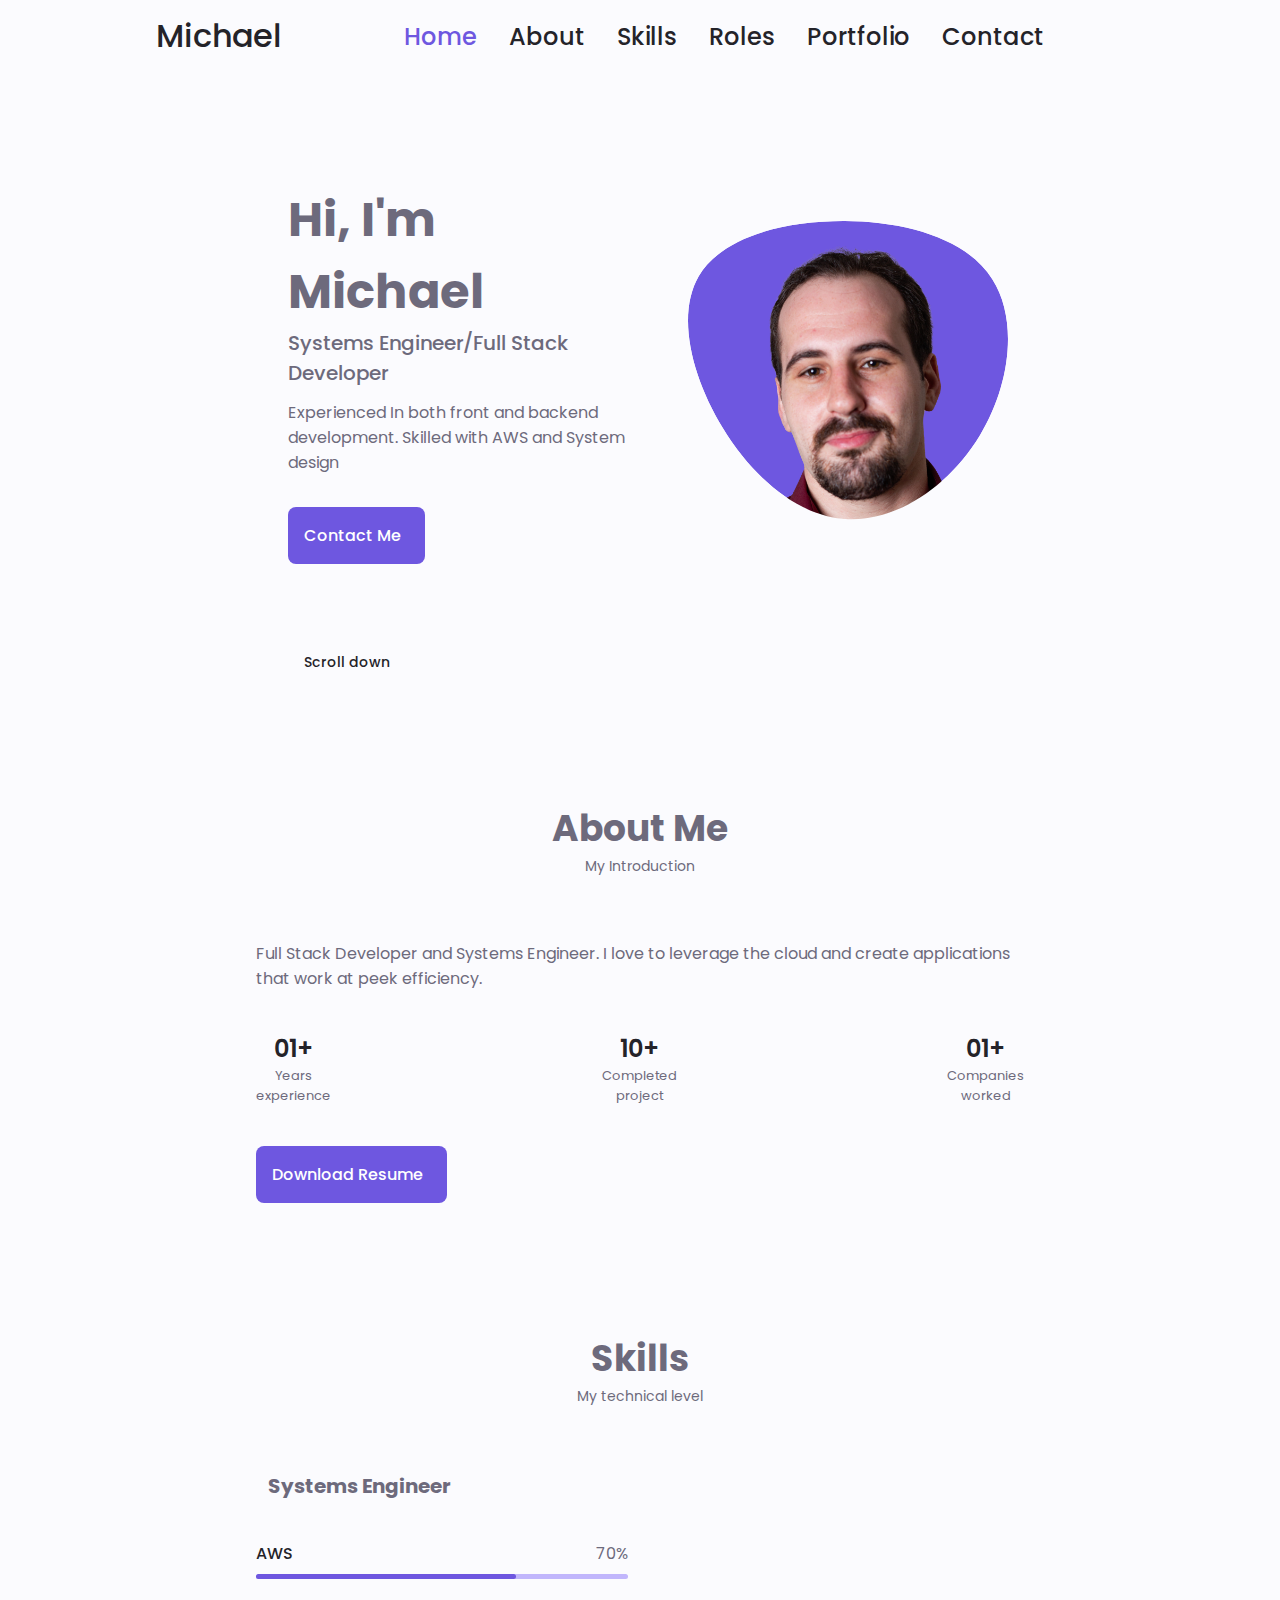
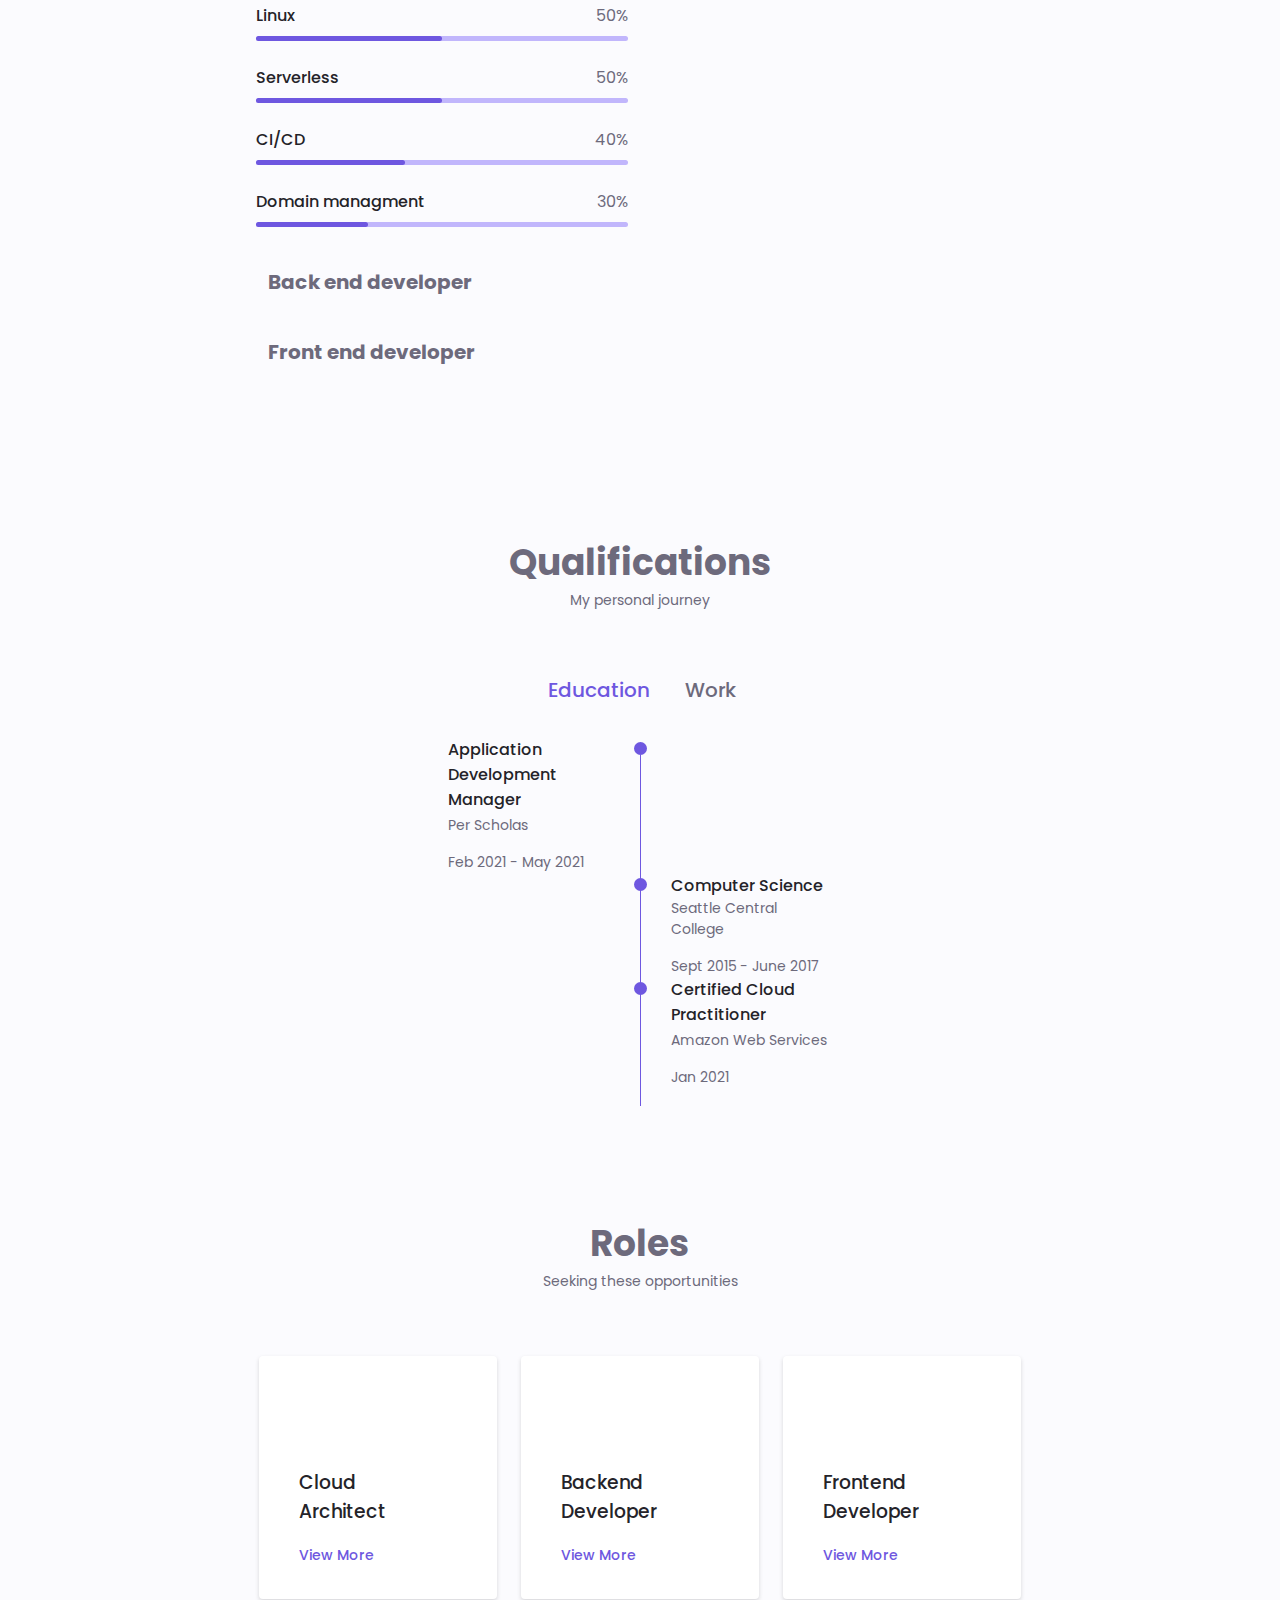
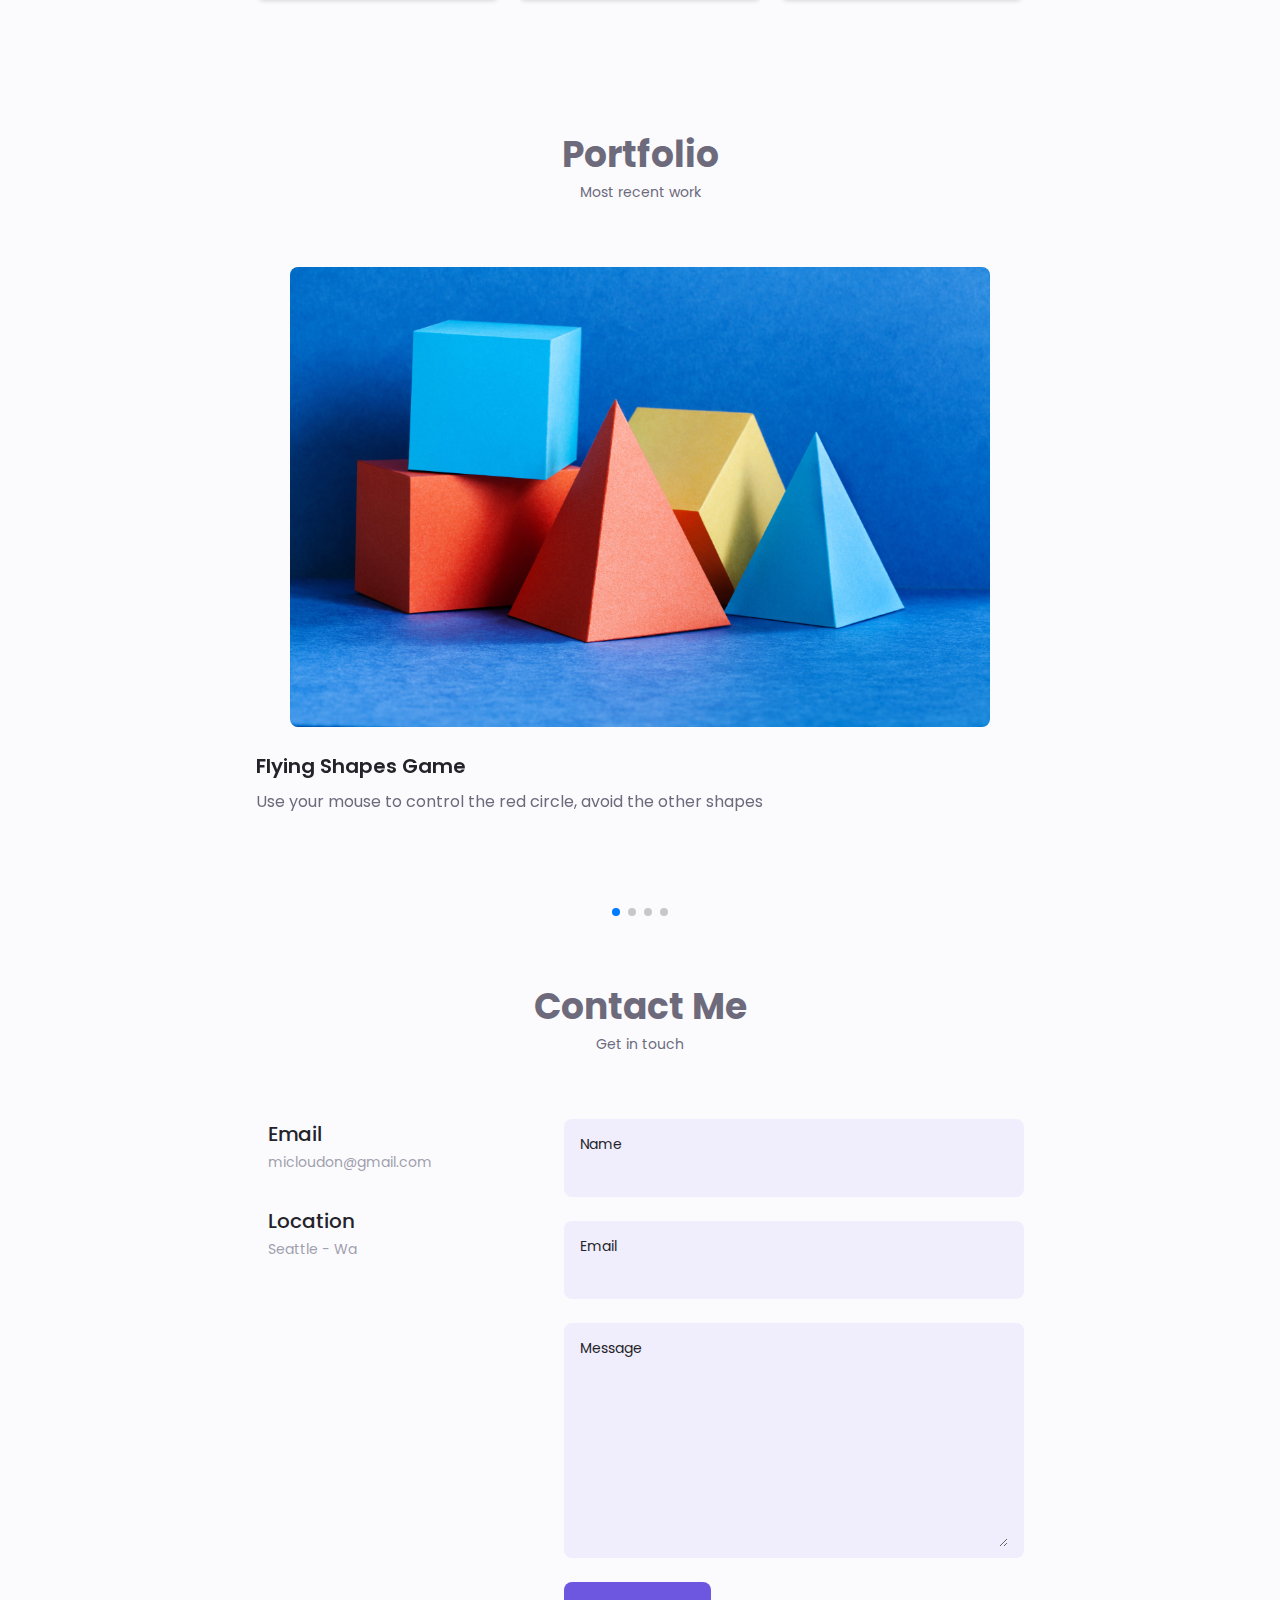
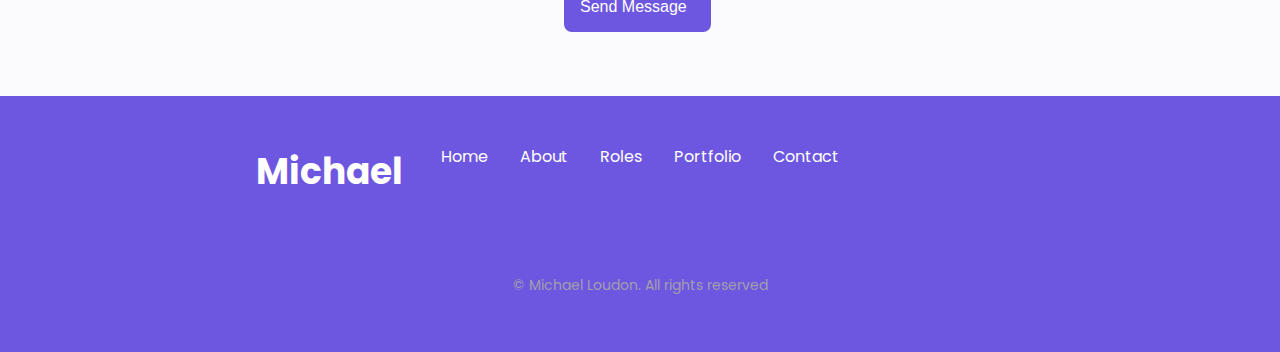
<file: index.html>
<!DOCTYPE html>
<html lang="en">
<head>
    <meta charset="UTF-8">
    <meta http-equiv="X-UA-Compatible" content="IE=edge">
    <meta name="viewport" content="width=device-width, initial-scale=1.0">

        <link rel="shortcut icon" href="assets/img/flavicon2.png" type="image/x-icon">

        <!--========== UNICONS ==============-->

        <link rel="stylesheet" href="https://unicons.iconscout.com/release/v4.0.0/css/line.css">

        <!--=========== SWIPERCSS =========-->

        <link rel="stylesheet" href="assets/css/swiper-bundle.min.css">

        <!--=========== CSS =========-->
        <link rel="stylesheet" href="assets/css/styles.css">


    <title>Portfolio</title>
</head>
<body>
   <!--==================== HEADER ====================-->
    <header class="header" id="header">
        <nav class="nav container">
            <a href="" class="nav__logo">Michael</a>

            <div class="nav__menu" id="nav-menu">
                <ul class="nav__list grid">

                    <li class="nav__item">
                        <a href="#home" class="nav__link active-link">
                            <i class="uil uil-estate nav__icon"></i> Home
                        </a>
                    </li>

                    <li class="nav__item">
                        <a href="#about" class="nav__link">
                            <i class="uil uil-user nav__icon"></i> About
                        </a>
                    </li>

                    <li class="nav__item">
                        <a href="#skills" class="nav__link">
                            <i class="uil uil-file-alt nav__icon"></i> Skills
                        </a>
                    </li>

                    <li class="nav__item">
                        <a href="#services" class="nav__link">
                            <i class="uil uil-briefcase nav__icon"></i> Roles
                        </a>
                    </li>

                    <li class="nav__item">
                        <a href="#portfolio" class="nav__link">
                            <i class="uil uil-scenery nav__icon"></i> Portfolio
                        </a>
                    </li>

                    <li class="nav__item">
                        <a href="#contact" class="nav__link">
                            <i class="uil uil-message nav__icon"></i> Contact
                        </a>
                    </li>
                </ul>
                <i class="uil uil-times nav__close" id="nav-close"></i>
            </div>

            <div class="nav__btns">
                <!-- Theme change button -->
                <i class="uil uil-moon change-theme" id="theme-button"></i>
                <div class="nav__toggle" id="nav-toggle">
                    <i class="uil uil-apps"></i>
                </div>
            </div>

        </nav>        
    </header>

<!--==================== MAIN ====================-->
<main class="main">
    <!--==================== HOME ====================-->
    <section class="home section" id="home">
        <div class="home__container container grid">
            <div class="home__content grid">
                <div class="home__social">
                    <a href="https://www.linkedin.com/in/michael-loudon-dev/" target="_blank" class="home__social-icon">
                        <i class="uil uil-linkedin"></i>
                    </a>

                    <a href="https://github.com/micloudon" target="_blank" class="home__social-icon">
                        <i class="uil uil-github"></i>
                    </a>
                </div>

                <div class="home__img">
                    <svg class="home__blob" viewBox="0 0 200 187" xmlns="http://www.w3.org/2000/svg" xmlns:xlink="http://www.w3.org/1999/xlink">
                        <mask id="mask0" mask-type="alpha">
                            <path d="M190.312 36.4879C206.582 62.1187 201.309 102.826 182.328 134.186C163.346 165.547 
                            130.807 187.559 100.226 186.353C69.6454 185.297 41.0228 161.023 21.7403 129.362C2.45775 
                            97.8511 -7.48481 59.1033 6.67581 34.5279C20.9871 10.1032 59.7028 -0.149132 97.9666 
                            0.00163737C136.23 0.303176 174.193 10.857 190.312 36.4879Z"/>
                        </mask>
                        <g mask="url(#mask0)">
                            <path d="M190.312 36.4879C206.582 62.1187 201.309 102.826 182.328 134.186C163.346 
                            165.547 130.807 187.559 100.226 186.353C69.6454 185.297 41.0228 161.023 21.7403 
                            129.362C2.45775 97.8511 -7.48481 59.1033 6.67581 34.5279C20.9871 10.1032 59.7028 
                            -0.149132 97.9666 0.00163737C136.23 0.303176 174.193 10.857 190.312 36.4879Z"/>
                            <image class="home__blob-img" x='12' y='12' xlink:href="assets/img/meproNoBack.png"/>
                        </g>
                    </svg>
                </div>

                <div class="home__data">
                    <h1 class="home__title">Hi, I'm Michael</h1>
                    <h3 class="home__subtitle">Systems Engineer/Full Stack Developer</h3>
                    <p class="home__description">Experienced In both front and backend development.
                        Skilled with AWS and System design
                    </p>
                    <a href="#contact" class="button button--flex">
                        Contact Me<i class="uil uil-message button__icon"></i>
                    </a>
                </div>
            </div>

            <div class="home__scroll">
                <a href="#about" class="home__scroll-button button--flex">
                    <i class="uil uil-mouse-alt home__scroll-mouse"></i>
                    <span class="home__scroll-name">Scroll down</span>
                    <i class="uil uil-arrow-down home__scroll-arrow"></i>
                </a>
            </div>

        </div>
    </section>

    <!--==================== ABOUT ====================-->
    <section class="about section" id="about">

        <h2 class="section__title">About Me</h2>
        <span class="section__subtitle">My Introduction</span>

        <div class="about__container container grid">
            <!-- <img src="assets/img/mepro.jpg" alt="" class="about__img"> -->

            <div class="about__data">
                <p class="about__description">
                    Full Stack Developer and Systems Engineer. 
                    I love to leverage the cloud and create applications that work at peek efficiency.
                </p>

                <div class="about__info">
                    <div>
                        <span class="about__info-title">01+</span>
                        <span class="about__info-name">Years <br> experience</span>
                    </div>
                    <div>
                        <span class="about__info-title">10+</span>
                        <span class="about__info-name">Completed <br> project</span>
                    </div>
                    <div>
                        <span class="about__info-title">01+</span>
                        <span class="about__info-name">Companies <br> worked</span>
                    </div>
                </div>

                <div class="about__buttons">
                    <a download="" href="assets/pdf/ResumeMichaelLoudonEngineer.pdf" class="button button--flex">
                        Download Resume<i class="uil uil-download-alt button__icon"></i>
                    </a>
                </div>
            </div>
        </div>
    </section>

    <!--==================== SKILLS ====================-->
    <section class="skills section" id="skills">

        <h2 class="section__title">Skills</h2>
        <span class="section__subtitle">My technical level</span>

        <div class="skills__container container grid">
            <div>


                <!--============ SKILL 1 =============-->
            <div class="skills__content skills__open">
                <div class="skills__header">
                    <i class="uil uil-cloud-database-tree skills__icon"></i>

                    <div>
                        <h1 class="skills__title">Systems Engineer</h1>
                    </div>

                    <i class="uil uil-angle-down skills__arrow"></i>

                </div>

                <div class="skills__list grid">
                    <div class="skills__data">
                        <div class="skills__titles">
                            <h3 class="skills__name">AWS</h3>
                            <span class="skills__number">70%</span>
                        </div>
                        <div class="skills__bar">
                            <span class="skills__percentage skills__aws"></span>
                        </div>
                    </div>

                    <div class="skills__data">
                        <div class="skills__titles">
                            <h3 class="skills__name">Linux</h3>
                            <span class="skills__number">50%</span>
                        </div>
                        <div class="skills__bar">
                            <span class="skills__percentage skills__linux"></span>
                        </div>
                    </div>

                    <div class="skills__data">
                        <div class="skills__titles">
                            <h3 class="skills__name">Serverless</h3>
                            <span class="skills__number">50%</span>
                        </div>
                        <div class="skills__bar">
                            <span class="skills__percentage skills__serverless"></span>
                        </div>
                    </div>

                    <div class="skills__data">
                        <div class="skills__titles">
                            <h3 class="skills__name">CI/CD</h3>
                            <span class="skills__number">40%</span>
                        </div>
                        <div class="skills__bar">
                            <span class="skills__percentage skills__cicd"></span>
                        </div>
                    </div>

                    <div class="skills__data">
                        <div class="skills__titles">
                            <h3 class="skills__name">Domain managment</h3>
                            <span class="skills__number">30%</span>
                        </div>
                        <div class="skills__bar">
                            <span class="skills__percentage skills__domainmanagment"></span>
                        </div>
                    </div>
                </div>
            </div>

                <!--=============== SKILL 2 ===============-->
                <div class="skills__content skills__close">
                    <div class="skills__header">
                        <i class="uil uil-server-network skills__icon"></i>

                        <div>
                            <h1 class="skills__title">Back end developer</h1>
                        </div>

                        <i class="uil uil-angle-down skills__arrow"></i>

                    </div>

                    <div class="skills__list grid">
                        <div class="skills__data">
                            <div class="skills__titles">
                                <h3 class="skills__name">Python</h3>
                                <span class="skills__number">70%</span>
                            </div>
                            <div class="skills__bar">
                                                        
                                <span class="skills__percentage skills__python"></span>
                            </div>
                        </div>

                        <div class="skills__data">
                            <div class="skills__titles">
                                <h3 class="skills__name">Node</h3>
                                <span class="skills__number">60%</span>
                            </div>
                            <div class="skills__bar">
                                <span class="skills__percentage skills__node"></span>
                            </div>
                        </div>

                        <div class="skills__data">
                            <div class="skills__titles">
                                <h3 class="skills__name">Java</h3>
                                                   
                                <span class="skills__number">20%</span>
                            </div>
                            <div class="skills__bar">
                                                     <!-- video has this as skills__firebase  -->
                                <span class="skills__percentage skills__java"></span>
                            </div>
                        </div>

                        <div class="skills__data">
                            <div class="skills__titles">
                                <h3 class="skills__name">SQL</h3>
                                <span class="skills__number">50%</span>
                            </div>
                            <div class="skills__bar">
                                <span class="skills__percentage skills__sql"></span>
                            </div>
                        </div> 

                        <div class="skills__data">
                            <div class="skills__titles">
                                <h3 class="skills__name">Restful api</h3>
                                <span class="skills__number">60%</span>
                            </div>
                            <div class="skills__bar">
                                <span class="skills__percentage skills__restful"></span>
                            </div>
                        </div>

                        <div class="skills__data">
                            <div class="skills__titles">
                                <h3 class="skills__name">Serverless Endpoints (AWS Lambda)</h3>
                                <span class="skills__number">50%</span>
                            </div>
                            <div class="skills__bar">
                                <span class="skills__percentage skills__lambda"></span>
                            </div>
                        </div>
                    </div>
                </div>
                <!--============ SKILL 3 =============-->
                <div class="skills__content skills__close">
                    <div class="skills__header">
                        <i class="uil uil-brackets-curly skills__icon"></i>

                        <div>
                            <h1 class="skills__title">Front end developer</h1>
                        </div>

                        <i class="uil uil-angle-down skills__arrow"></i>

                    </div>

                    <div class="skills__list grid">
                        <div class="skills__data">
                            <div class="skills__titles">
                                <h3 class="skills__name">HTML</h3>
                                <span class="skills__number">60%</span>
                            </div>
                            <div class="skills__bar">
                                <span class="skills__percentage skills__html"></span>
                            </div>
                        </div>

                        <div class="skills__data">
                            <div class="skills__titles">
                                <h3 class="skills__name">CSS</h3>
                                <span class="skills__number">60%</span>
                            </div>
                            <div class="skills__bar">
                                <span class="skills__percentage skills__css"></span>
                            </div>
                        </div>

                        <div class="skills__data">
                            <div class="skills__titles">
                                <h3 class="skills__name">JavaScript</h3>
                                <span class="skills__number">70%</span>
                            </div>
                            <div class="skills__bar">
                                <span class="skills__percentage skills__js"></span>
                            </div>
                        </div>

                        <div class="skills__data">
                            <div class="skills__titles">
                                <h3 class="skills__name">React</h3>
                                <span class="skills__number">40%</span>
                            </div>
                            <div class="skills__bar">
                                <span class="skills__percentage skills__react"></span>
                            </div>
                        </div>

                        <div class="skills__data">
                            <div class="skills__titles">
                                <h3 class="skills__name">Api consumption</h3>
                                <span class="skills__number">50%</span>
                            </div>
                            <div class="skills__bar">
                                <span class="skills__percentage skills__consumption"></span>
                            </div>
                        </div>
                    </div>
                </div>

                


            </div>

    
        </div>

    </section>

    <!--==================== QUALIFICATION ====================-->
    <section class="qualification section">
        <h2 class="section__title">Qualifications</h2>
        <span class="section__subtitle">My personal journey</span>

        <div class="qualification__container container">
            <div class="qualification__tabs">
                <div class="qualification__button button--flex qualification__active" data-target='#education'>
                    <i class="uil uil-graduation-cap qualification__icon"></i>
                    Education
                </div>

                <div class="qualification__button button--flex" data-target='#work'>
                    <i class="uil uil-briefcase-alt qualification__icon"></i>
                    Work
                </div>
            </div>
            <div class="qualification__sections">
                <!--========== QUALIFICATION CONTENT 1 =============-->
                <div class="qualification__content qualification__active" data-content id="education">
                    <!--========== QUALIFICATION 1 =============-->
                    <div class="qualification__data">
                        <div>
                            <h3 class="qualification__title">Application Development Manager</h3>
                            <span class="qualification__subtitle">Per Scholas</span>
                            <div class="qualification__calender">
                                <i class="uil uil-calendar-alt"></i>
                                Feb 2021 - May 2021
                            </div>
                        </div>

                        <div>
                            <span class="qualification__rounder"></span>
                            <span class="qualification__line"></span>
                        </div>
                    </div>

                    <!--========== QUALIFICATION 2 =============-->
                    <div class="qualification__data">
                        <div></div>

                        <div>
                            <span class="qualification__rounder"></span>
                            <span class="qualification__line"></span>
                        </div>
                        <div>
                            <h3 class="qualification__title">Computer Science</h3>
                            <span class="qualification__subtitle">Seattle Central College</span>
                            <div class="qualification__calender">
                                <i class="uil uil-calendar-alt"></i>
                                Sept 2015 - June 2017
                            </div>
                        </div>
                    </div>


                    <!--========== QUALIFICATION 3 =============-->
                    <div class="qualification__data">
                        <div></div>

                        <div>
                            <span class="qualification__rounder"></span>
                            <span class="qualification__line"></span>
                        </div>
                        <div>
                            <h3 class="qualification__title">Certified Cloud Practitioner</h3>
                            <span class="qualification__subtitle">Amazon Web Services</span>
                            <div class="qualification__calender">
                                <i class="uil uil-calendar-alt"></i>
                                Jan 2021
                            </div>
                        </div>
                    </div>


                </div>


                    <!--========== QUALIFICATION CONTENT 2 =============-->
                    <div class="qualification__content" data-content id="work">

                    <!--========== QUALIFICATION 1 =============-->
                        <div class="qualification__data">

                            <div>
                                <h3 class="qualification__title">Data Collection Technician</h3>
                                <span class="qualification__subtitle">Facebook Reality Labs via Qanalysts</span>
                                <div class="qualification__calender">
                                    <i class="uil uil-calendar-alt"></i>
                                    August 2021 - Present
                                </div>
                            </div>

                            <div>
                                <span class="qualification__rounder"></span>
                                <!-- <span class="qualification__line"></span> -->
                            </div>

                        </div>

                        <!--========== QUALIFICATION 2 =============-->
                        <div class="qualification__data">

                            <div>
                                <h3 class="qualification__title">Systems Engineer</h3>
                                <span class="qualification__subtitle">Buddytree</span>
                                <div class="qualification__calender">
                                    <i class="uil uil-calendar-alt"></i>
                                    Jan 2021 - August 2021
                                </div>
                            </div>

                            <div>
                                <span class="qualification__rounder"></span>
                                <!-- <span class="qualification__line"></span> -->
                            </div>

                        </div>

                    </div>
                

            </div>
        </div>
    </section>

    <!--==================== ROLES ====================-->
    <section class="services section" id="services">
        
        <h2 class="section__title">Roles</h2>
        <span class="section__subtitle">Seeking these opportunities</span>

        <div class="services__container container grid">
            <!--============= SERVICES 1 ==============-->
            <div class="services__content">
                <div>
                    <i class="uil uil-cloud-data-connection services__icon"></i>
                    <h3 class="services__title">Cloud <br> Architect</h3>
                </div>

                <span class="button button--flex button--small button--link services__button">
                    View More
                    <i class="uil uil-arrow-right button__icon"></i>
                </span>

                <div class="services__model">
                    <div class="services__model-content">
                        <h4 class="services__model-title"> Cloud <br> Architect</h4>
                        <i class="uil uil-times services__model-close"></i>

                        <ul class="services__model-services grid">
                            <li class="service__model-service">
                                <i class="uil uil-check-circle services__model-icon"></i>
                                <p>Work with Linux serverside </p>
                            </li>

                            <li class="service__model-service">
                                <i class="uil uil-check-circle services__model-icon"></i>
                                <p>Set up your network and domain</p>
                            </li>

                            <li class="service__model-service">
                                <i class="uil uil-check-circle services__model-icon"></i>
                                <p>Develop VPN</p>
                            </li>
                        </ul>
                    </div>
                </div>
            </div>

            <!--============= SERVICES 2 ==============-->
            <div class="services__content">
                <div>
                    <i class="uil uil-server-connection services__icon"></i>
                    <h3 class="services__title">Backend <br> Developer</h3>
                </div>

                <span class="button button--flex button--small button--link services__button">
                    View More
                    <i class="uil uil-arrow-right button__icon"></i>
                </span>

                <div class="services__model">
                    <div class="services__model-content">
                        <h4 class="services__model-title">Backend <br> Developer</h4>
                        <i class="uil uil-times services__model-close"></i>

                        <ul class="services__model-services grid">
                            <li class="service__model-service">
                                <i class="uil uil-check-circle services__model-icon"></i>
                                <p>Build Restful Api </p>
                            </li>

                            <li class="service__model-service">
                                <i class="uil uil-check-circle services__model-icon"></i>
                                <p>Set up serverless Endpoints</p>
                            </li>

                            <li class="service__model-service">
                                <i class="uil uil-check-circle services__model-icon"></i>
                                <p>Set up database</p>
                            </li>
                        </ul>
                    </div>
                </div>
            </div>

             <!--============= SERVICES 3 ==============-->
             <div class="services__content">
                <div>
                    <i class="uil uil-arrow services__icon"></i>
                    <h3 class="services__title">Frontend <br> Developer</h3>
                </div>

                <span class="button button--flex button--small button--link services__button">
                    View More
                    <i class="uil uil-arrow-right button__icon"></i>
                </span>


                <div class="services__model">
                    <div class="services__model-content">
                        <h4 class="services__model-title">Frontend <br> Developer</h4>
                        <i class="uil uil-times services__model-close"></i>

                        <ul class="services__model-services grid">
                            <li class="service__model-service">
                                <i class="uil uil-check-circle services__model-icon"></i>
                                <p>Build user friendly site </p>
                            </li>

                            <li class="service__model-service">
                                <i class="uil uil-check-circle services__model-icon"></i>
                                <p>Take in users data</p>
                            </li>

                            <li class="service__model-service">
                                <i class="uil uil-check-circle services__model-icon"></i>
                                <p>Consume data from apis</p>
                            </li>
                        </ul>
                    </div>
                </div>
            </div>


        </div>
    </section>

    <!--==================== PORTFOLIO ====================-->
    <section class="portfolio section" id="portfolio">
        <h2 class="section__title">Portfolio</h2>
        <span class="section__subtitle">Most recent work</span>

        <div class="portfolio__container container swiper-container">
            <div class="swiper-wrapper">
                <!--============ PORTFOLIO 1 =============-->
                <div class="section__content grid swiper-slide">

                    <a class="portfolio__img" href="https://micloudon.github.io/flyingStuffGame/">
                        <img src="assets/img/Shapes.jpg" alt="" class="portfolio__img">
                    </a>
    
                        <div class="portfolio__data">
                            <h3 class="portfolio__title">Flying Shapes Game</h3>
                            <p class="portfolio__description">
                                Use your mouse to control the red circle, avoid the other shapes
                            </p>
                        </div>
                    </div>


                <!--============ PORTFOLIO 2 =============-->
                <div class="section__content grid swiper-slide">
                    <a class="portfolio__img" href="https://find-car.netlify.app/">
                        <img src="assets/img/carPortf.jpg" alt="" class="portfolio__img">
                    </a>

                    <div class="portfolio__data">
                        <h3 class="portfolio__title">Find Cars</h3>
                        <p class="portfolio__description">
                            A react Project that allows users to search my database of cars
                        </p>
                    </div>
                </div>

                <!--============ PORTFOLIO 3 =============-->
                <div class="section__content grid swiper-slide">

                    <a href="https://github.com/micloudon/lambdaApi" class="portfolio__img">
                        <img src="assets/img/AWS-Lambda.png" alt="" class="portfolio__img">
                    </a>
    
                        <div class="portfolio__data">
                            <h3 class="portfolio__title">Car Database Serverless endpoints</h3>
                            <p class="portfolio__description">
                                Highly efficient serverless AWS Lambda endpoints, 
                                that display data from my car data base in the form of JSON objects.
                                
                            </p>
                        </div>
                    </div>

                <!--============ PORTFOLIO 3 =============-->
                <div class="section__content grid swiper-slide">

                    <a href="https://micloudon.github.io/Tetris/" class="portfolio__img">
                        <img src="assets/img/oldtetris.webp" alt="" class="portfolio__img">
                    </a>
    
                        <div class="portfolio__data">
                            <h3 class="portfolio__title">Tetris Game</h3>
                            <p class="portfolio__description">
                                Play Tetris, complete with music and sound effects.
                                Made with HTML, CSS and Javascript.
                                
                            </p>
                        </div>
                    </div>

            </div>

            <!-- Swiper Arrows + pagination -->
            <div class="swiper-button-next">
                <i class="uil uil-angle-right-b swiper-portfolio-icon"></i>
            </div>
            <div class="swiper-button-prev">
                <i class="uil uil-angle-left-b swiper-portfolio-icon"></i>
            </div>
            <div class="swiper-pagination"></div>
        </div>
    </section>

   

    <!--==================== CONTACT ME ====================-->
    <section class="contact section" id="contact">
        <h2 class="section__title">Contact Me</h2>
        <span class="section__subtitle">Get in touch</span>
        <div class="contact__container container grid">
            <div>

                <div class="contact__information">
                    <i class="uil uil-envelope contact__icon"></i>

                    <div>
                        <h3 class="contact__title">Email</h3>
                        <span class="contact__subtitle">micloudon@gmail.com</span>
                    </div>
                </div>

                <div class="contact__information">
                    <i class="uil uil-map-marker contact__icon"></i>

                    <div>
                        <h3 class="contact__title">Location</h3>
                        <span class="contact__subtitle">Seattle - Wa </span>
                    </div>
                </div>

            </div>

            <form action="https://formsubmit.co/4713e9dcc365da4e19486e4533c94cb7" method="POST" class="contact__form grid">

                    <input type="hidden" name="_next" value="https://micloudon.github.io/portfolioFinal/thanks.html">
                    <div class="contact__content">
                        <label for="" class="contact__label">Name</label>
                        <input type="text" name="name" class="contact__input" required>
                    </div>

                    <div class="contact__content">
                        <label for="" class="contact__label">Email</label>
                        <input type="email" name="email" class="contact__input" required>
                    </div>

                    <div class="contact__content">
                        <label for="" class="contact__label">Message</label>
                        <textarea name="message" id="" cols="0" rows="7" class="contact__input" required></textarea>
                    </div>

                    <div>
                        <button type="submit" class="button button--flex">
                            Send Message
                            <i class="uil uil-message button__icon"></i>
                        </button>
                    </div>

                
            </form>
        </div>
    </section>
</main>

<!--==================== FOOTER ====================-->
<footer class="footer">
    <div class="footer__bg">
        <div class="footer__container container grid">
            <div>
                <h1 class="footer__title">Michael <br>
                </h1>
            </div>

            <ul class="footer__links">
                <li>
                    <a href="#home" class="footer__link">Home</a>
                </li>

                <li>
                    <a href="#about" class="footer__link">About</a>
                </li>

                <li>
                    <a href="#services" class="footer__link">Roles</a>
                </li>

                <li>
                    <a href="#portfolio" class="footer__link">Portfolio</a>
                </li>

                <li>
                    <a href="#contact" class="footer__link">Contact</a>
                </li>
            </ul>

            <div class="footer__socials">
                <a href="https://github.com/micloudon" target="_blank" class="footer__social">
                    <i class="uil uil-github"></i>
                </a>

                <a href="https://www.linkedin.com/in/michael-loudon-dev/" target="_blank" class="footer__social">
                    <i class="uil uil-linkedin"></i>
                </a>

            </div>
        </div>

        <p class="footer__copy">&#169 Michael Loudon. All rights reserved</p>
    </div>
    
</footer>


    

    <!--=========== SCROLL TOP =========-->
    <a href="#" class="scrollup" id="scroll-up">
        <i class="uil uil-arrow-up scrollup__icon"></i>
    </a>
    <!--=========== SWIPPER JS =========-->
    <script src="assets/js/swiper-bundle.min.js"></script>

    <!--=========== SWIPPER JS =========-->
    <script src="assets/js/main.js"></script>

</body>
</html>
</file>
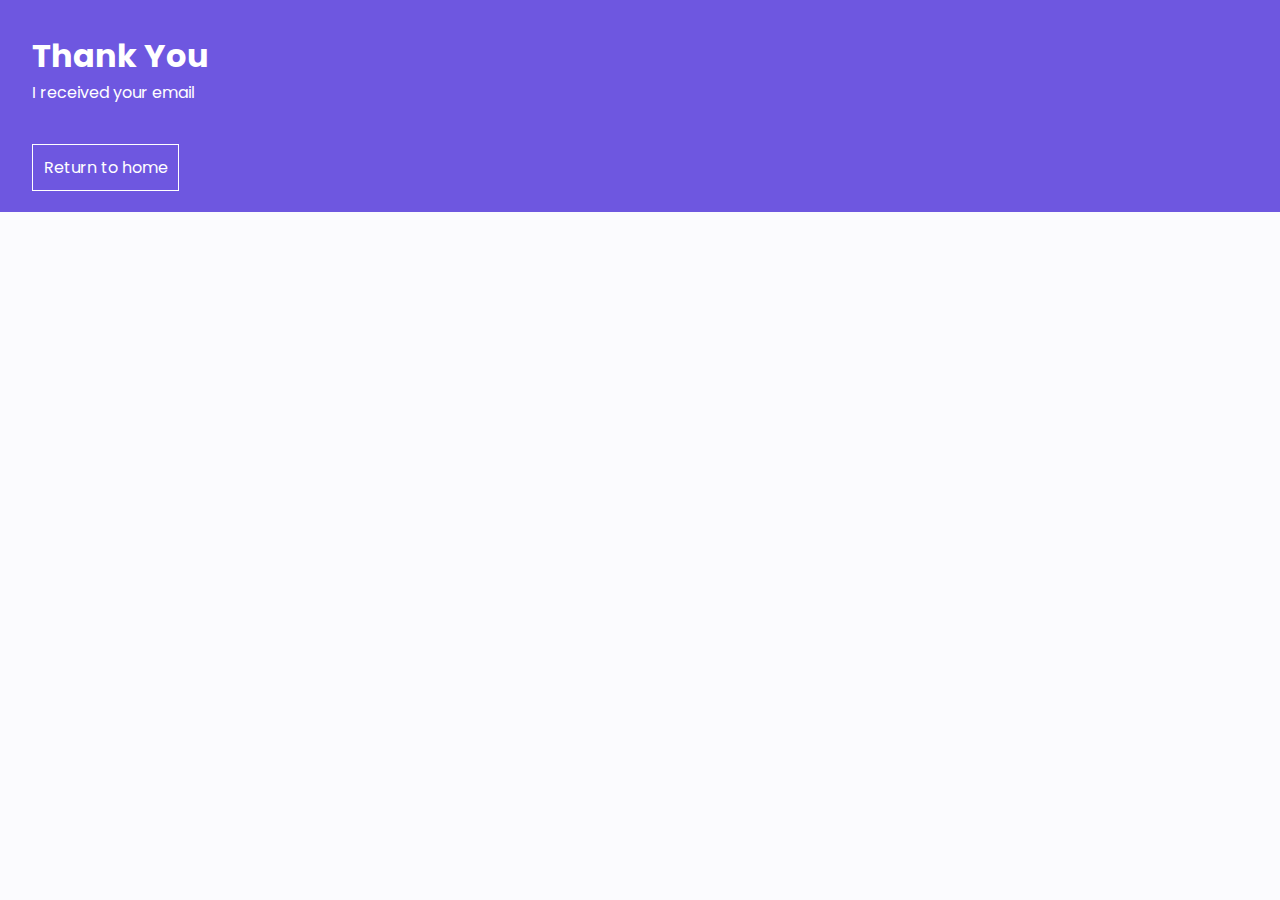
<file: thanks.html>
<!DOCTYPE html>
<html lang="en">
<head>
    <meta charset="UTF-8">
    <meta http-equiv="X-UA-Compatible" content="IE=edge">
    <meta name="viewport" content="width=device-width, initial-scale=1.0">

    <link rel="shortcut icon" href="assets/img/flavicon2.png" type="image/x-icon">
    <link rel="stylesheet" href="assets/css/styles.css">
    <title>Thank You </title>
</head>
<body>
    <div class="thank__you">
        <h1>Thank You</h1>
        <p>I received your email</p>
        <br><br>
        <a class="thank__link" href="index.html"> Return to home</a>
    </div>
    
    
</body>
</html>
</file>
<file: assets/css/styles.css>
/* ============== GOOGLE FONT ================== */

@import url('https://fonts.googleapis.com/css2?family=Poppins:wght@400;500;600&display=swap');

/* ============== VARIABLES CSS ================== */
:root {
    --header-height: 3rem;

    /*========== Colors ==========*/
    /* Change favorite color */
    --hue-color: 250; /*Purple 250 - Green 142 - Blue 230 - Pink 340*/

    /* HSL color mode */
    --first-color: hsl(var(--hue-color), 69%, 61%);
    --first-color-second: hsl(var(--hue-color), 69%, 61%);
    --first-color-alt: hsl(var(--hue-color), 57%, 53%);
    --first-color-lighter: hsl(var(--hue-color), 92%, 85%);
    --title-color: hsl(var(--hue-color), 8%, 15%);
    --text-color: hsl(var(--hue-color), 8%, 45%);
    --text-color-light: hsl(var(--hue-color), 8%, 65%);
    --input-color: hsl(var(--hue-color), 70%, 96%);
    --body-color: hsl(var(--hue-color), 60%, 99%);
    --container-color: #fff;
    --scroll-bar-color: hsl(var(--hue-color), 12%, 90%);
    --scroll-thumb-color: hsl(var(--hue-color), 12%, 80%);

    /*========== Font and typography ==========*/
    --body-font: 'Poppins', sans-serif;

    /* .5rem = 8px, 1rem = 16px, 1.5rem = 24px ... */
    --big-font-size: 2rem;
    --h1-font-size: 1.5rem;
    --h2-font-size: 1.25rem;
    --h3-font-size: 1.125rem;
    --normal-font-size: .938rem;
    --small-font-size: .813rem;
    --smaller-font-size: .75rem;

    /*========== Font weight ==========*/
    --font-medium: 500;
    --font-semi-bold: 600;

    /*========== Margenes Bottom ==========*/
    /* .25rem = 4px, .5rem = 8px, .75rem = 12px ... */
    --mb-0-25: .25rem;
    --mb-0-5: .5rem;
    --mb-0-75: .75rem;
    --mb-1: 1rem;
    --mb-1-5: 1.5rem;
    --mb-2: 2rem;
    --mb-2-5: 2.5rem;
    --mb-3: 3rem;

    /*========== z index ==========*/
    --z-tooltip: 10;
    --z-fixed: 100;
    --z-modal: 1000;
}

/* Font size for large devices */
@media screen and (min-width: 968px) {
    :root {
        --big-font-size: 3rem;
        --h1-font-size: 2.25rem;
        --h2-font-size: 1.5rem;
        --h3-font-size: 1.25rem;
        --normal-font-size: 1rem;
        --small-font-size: .875rem;
        --smaller-font-size: .813rem;
    }
}

/*========== Variables Dark theme ==========*/
body.dark-theme{
    /* HSL color mode */
    --first-color-second: hsl(var(--hue-color), 30%, 8%);
    --title-color: hsl(var(--hue-color), 8%, 95%);
    --text-color: hsl(var(--hue-color), 8%, 75%);
    --input-color: hsl(var(--hue-color), 29%, 16%);
    --body-color: hsl(var(--hue-color), 28%, 12%);
    --container-color: hsl(var(var(--hue-color), 29%, 16%));
    --scroll-bar-color: hsl(var(--hue-color), 12%, 48%);
    --scroll-thumb-color: hsl(var(--hue-color), 12%, 36%);
}

/*========== Button Dark/Light ==========*/
.nav__btns{
    display: flex;
    align-items: center;
}

.change-theme{
    font-size: 1.25rem;
    color: var(--title-color);
    margin-right: var(--mb-1);
    cursor: pointer;
}

.change-theme:hover{
    color: var(--first-color);
}
/*==================== BASE ====================*/
*{
    box-sizing: border-box;
    padding: 0;
    margin: 0;
}

html{
    scroll-behavior: smooth;
}

body{
    margin: 0 0 var(--header-height) 0;
    font-family: var(--body-font);
    font-size: var(--normal-font-size);
    background-color: var(--body-color);
    color: var(--text-color);
}

h1.h2,h3,h4{
    color: var(--title-color);
    font-weight: var(--font-semi-bold);
}


ul{
    list-style: none;
}

a{
    text-decoration: none;
}

button{
    border: none;
    font-size: 1rem;
    font-weight: var(--font-medium);
    cursor: pointer;
}

img{
    max-width: 100%;
    height: auto;
}
/*==================== REUSABLE CSS CLASSES ====================*/

.section {
    padding: 2rem 0 4rem;
}

.section__title {
    font-size: var(--h1-font-size);
}

.section__subtitle {
    display: block;
    font-size: var(--small-font-size);
    margin-bottom: var(--mb-3);
}

.section__title,
.section__subtitle{
    text-align: center;
}
/*==================== LAYOUT ====================*/

.container{
    max-width: 768px;
    margin-left: var(--mb-1-5);
    margin-right: var(--mb-1-5);
}

.grid {
    display: grid;
    gap: 1.5rem;
}

.header{
    width: 100%;
    position: fixed;
    bottom: 0;
    left: 0;
    z-index: var(--z-fixed);
    background-color: var(--body-color);
}
/*==================== NAV ====================*/

.nav {
    max-width: 968px;
    height: var(--header-height);
    display: flex;
    justify-content: space-between;
    align-items: center;
}

.nav__logo,
.nav__toggle{
    color: var(--title-color);
    font-weight: var(--font-medium);
}

.nav__logo:hover{
    color: var(--first-color)
}

.nav__toggle{
    font-size: 1.1rem;
    cursor: pointer;
}

.nav__toggle:hover{
    color: var(--first-color);
}

@media screen and (max-width: 767px){
    .nav__menu{
        position: fixed;
        bottom: -100%;
        left: 0;
        width: 100%;
        background-color: var(--body-color);
        padding: 2rem 1.5rem 4rem;
        box-shadow: 0 -1px 4px rgba(0,0,0,.15);
        border-radius: 1.5rem 1.5rem 0 0;
        transition: .3s;
    }
}

.nav__list{
    grid-template-columns: repeat(3, 1fr);
    gap: 2rem;
}

.nav__link{
    display: flex;
    flex-direction: column;
    align-items: center;
    font-size: var(--small-font-size);
    color: var(--title-color);
    font-weight: var(--font-medium);
}

.nav__link:hover{
    color: var(--first-color);
}

.nav__icon{
    font-size: 1.2rem;
}

.nav__close{
    position: absolute;
    right: 1.3rem;
    bottom: .5rem;
    font-size: 1.5rem;
    cursor: pointer;
    color: var(--first-color);
}

.nav__close:hover {
    color: var(--first-color-alt);
}

/* show menu */
.show-menu{
    bottom: 0;
}

/* Active link */
.active-link{
    color: var(--first-color);
}

/* Change background header */
.scroll-header{
    box-shadow: 0, -1px, 4px rgba(0, 0, 0, .15);
}

/*==================== HOME ====================*/
.home__container{
    gap: 1rem;
}

.home__content{
    grid-template-columns: .5fr 3fr;
    padding-top: 3.5rem;
    align-items: center;
}

.home__social{
    display: grid;
    grid-template-columns: max-content;
    row-gap: 1rem;
}

.home__social-icon{
    font-size: 2.5rem;
    color: var(--first-color);
}

.home__social-icon:hover{
    color: var(--first-color-alt);
}

.home__blob{
    width: 200px;
    fill: var(--first-color);
}

.home__blob-img{
    width: 170px;
}

.home__data{
    grid-column: 1/3;
}

.home__title{
    font-size: var(--big-font-size);
}

.home__subtitle{
    font-size: var(--h3-font-size);
    color: var(--text-color);
    font-weight: var(--font-medium);
    margin-bottom: var(--mb-0-75);
}

.home__description{
    margin-bottom: var(--mb-2);
}

.home__scroll{
    display: none;
}

.home__scroll-button{
    color: var(--first-color);
    transition: .3s;
}

.home__scroll-button:hover{
    transform: translateY(.25rem);
}

.home__scroll-mouse{
    font-size: 2rem;
}

.home__scroll-name{
    font-size: var(--small-font-size);
    color: var(--title-color);
    font-weight: var(--font-medium);
    margin-right: var(--mb-0-25);
}

.home__scroll-arrow{
    font-size: 1.25rem;
}
/*==================== BUTTONS ====================*/
.button{
    display: inline-block;
    background-color: var(--first-color);
    color: #FFF;
    padding: 1rem;
    border-radius: .5rem;
    font-weight: var(--font-medium);
}

.button:hover{
    background-color: var(--first-color-alt);   
}

.button__icon{
    font-size: 1.25rem;
    margin-left: var(--mb-0-5);
    transition: .3s;
}

.button--white{
    background-color: #FFF;
    color: var(--first-color);
}

.button--white:hover{
    background-color: #f5e8ff;
}

.button--flex{
    display: inline-flex;
    align-items: center;
}

.button--small{
    padding: .75rem 1rem;
}

.button--link{
    padding: 0;
    background-color: transparent;
    color: var(--first-color);
}

.button--link:hover{
    background-color: transparent;
    color: var(--first-color-alt);
}
/*==================== ABOUT ====================*/
.about__img{
    width: 200px;
    border-radius: .5rem;
    justify-self: center;
    align-self: center;
}

.about__description{
    text-align: center;
    margin-bottom: var(--mb-2-5);
}

.about__info{
    display: flex;
    justify-content: space-evenly;
    margin-bottom: var(--mb-2-5);
}

.about__info-title{
    font-size: var(--h2-font-size);
    font-weight: var(--font-semi-bold);
    color: var(--title-color);
}

.about__info-name{
    font-size: var(--smaller-font-size);
}

.about__info-title,
.about__info-name{
    display: block;
    text-align: center;
}

.about__buttons{
    display: flex;
    justify-content: center;
}

/*==================== SKILLS ====================*/
.skills__container{
    row-gap: 0;

}

.skills__header{
    display: flex;
    align-items: center;
    margin-bottom: var(--mb-2-5);
    cursor: pointer;
}

.skills__icon,
.skills__arrow{
    font-size: 2rem;
    color: var(--first-color);
}

.skills__icon{
    margin-right: var(--mb-0-75);
}

.skills__title{
    font-size: var(--h3-font-size);
}


.skills__subtitle{
    font-size: var(--small-font-size);
    color: var(--text-color-light);
}

.skills__arrow{
    margin-left: auto;
    transition: .4s;
}

.skills__titles{
    display: flex;
    justify-content: space-between;
    margin-bottom: var(--mb-0-5);
}

.skills__name{
    font-size: var(--normal-font-size);
    font-weight: var(--font-medium);
}


.skills__bar,
.skills__percentage{
    height: 5px;
    border-radius: .25rem;
}

.skills__bar{
    background-color: var(--first-color-lighter);
}

.skills__percentage{
    display: block;
    background-color: var(--first-color);
}

/* System engineer skills */
.skills__aws{
    width: 70%;
}

.skills__linux{
    width: 50%;
}

.skills__serverless{
    width: 50%;
}

.skills__cicd{
    width: 40%;
}

.skills__domainmanagment{
    width: 30%;
}

/* back end dev skills */
.skills__python{
    width: 70%;
}

.skills__node{
    width: 60%;
}

.skills__java{
    width: 20%;
}

.skills__sql{
    width: 50%;
}

.skills__restful{
    width: 60%;
}

.skills__lambda{
    width: 50%;
}


/* Front end dev */
.skills__html{
    width: 60%;
}

.skills__css{
    width: 60%;
}

.skills__javascript{
    width: 70%;
}

.skills__react{
    width: 40%;
}

.skills__consumption{
    width: 50%;
}

/* open and close skills */

.skills__close .skills__list{
    height: 0;
    overflow: hidden;
}

.skills__open .skills__list{
    height: max-content;
    margin-bottom: var(--mb-2-5);
}

.skills__open .skills__arrow{
    transform: rotate(-180deg);
}
/*==================== QUALIFICATION ====================*/
.qualification__tabs{
    display: flex;
    justify-content: space-evenly;
    margin-bottom: var(--mb-2);
}

.qualification__button{
    font-size: var(--h3-font-size);
    font-weight: var(--font-medium);
    cursor: pointer;
}

.qualification__button:hover{
    color: var(--first-color);
}

.qualification__icon{
    font-size: 1.8rem;
    margin-right: var(--mb-0-25);
}

.qualification__data{
    display: grid;
    grid-template-columns: 1fr max-content 1fr;
    column-gap: 1.5rem;
}

.qualification__title{
    font-size: var(--normal-font-size);
    font-weight: var(--font-medium);
}

.qualification__subtitle{
    display: inline-block;
    font-size: var(--small-font-size);
    margin-bottom: var(--mb-1);
}

.qualification__calender{
    font-size: var(--small-font-size);
    color: var(--text-color);
}

.qualification__rounder{
    display: inline-block;
    width: 13px;
    height: 13px;
    background-color: var(--first-color);
    border-radius: 50%;
}

.qualification__line{
    display: block;
    width: 1px;
    height: 100%;
    background-color: var(--first-color);
    transform: translate(6px, -7px);
}

.qualification [data-content]{
    display: none;

}

.qualification__active[data-content]{
    display: block;
}

.qualification__button.qualification__active{
    color: var(--first-color);
}

/*==================== SERVICES ====================*/
.services__container{
    gap: 1.5rem;
    grid-template-columns: repeat(2, 1fr);
}

.services__content{
    position: relative;
    background-color: var(--container-color);
    padding: 3.5rem .5rem 1.25rem 1.5rem;
    border-radius: .25rem;
    box-shadow: 0 2px 4px rgba(0, 0, 0, .15);
    transition: .3s;
}

.services__content:hover{
    box-shadow: 0 4px 8px rgba(0, 0, 0, .15);
}

.services__icon{
    display: block;
    font-size: 1.5rem;
    color: var(--first-color);
    margin-bottom: var(--mb-1);
}

.services__title{
    font-size: h3;
    margin-bottom: var(--mb-1);
    font-weight: var(--font-medium);
}

.services__button{
    cursor: pointer;
    font-size: var(--small-font-size);
}

.services__button:hover .button__icon{
    transform: translateX(.25rem);
}

.services__model{
    position: fixed;
    top: 0;
    left: 0;
    right: 0;
    bottom: 0;
    background-color: rgba(0, 0, 0, .5);
    display: flex;
    align-items: center;
    justify-content: center;
    padding: 0 1rem;
    z-index: var(--z-modal);
    opacity: 0;
    visibility: hidden;
    transition: .3s;

}

.services__model-content{
    position: relative;
    background-color: var(--container-color);
    padding: 1.5rem;
    border-radius: .5rem;
} 

.services__model-services{
    row-gap: 1rem;

}

.services__model-service{
    display: flex;
    
} 

.services__model-title{
    font-size: var(--h3-font-size);
    font-weight: var(--font-medium);
    margin-bottom: var(--mb-1-5);
}

.services__model-close{
    position: absolute;
    top: 1rem;
    right: 1rem;
    font-size: 1.5rem;
    color: var(--first-color);
    cursor: pointer;
}

.services__model-icon{
    color: var(--first-color);
    margin-right: var(--mb-0-25);
}
/* Active Modal */
.active-model{
    opacity: 1;
    visibility: visible;
}


/*==================== PORTFOLIO ====================*/
.portfolio__container{
    overflow: initial;
}

.portfolio__content{
    padding: 0 1.5rem;
}


.portfolio__img{
    width: 265px;
    border-radius: .5rem;
    justify-self: center;
}

.portfolio__title{
    font-size: var(--h3-font-size);
    margin-bottom: var(--mb-0-5);
}

.portfolio__description{
    margin-bottom: var(--mb-0-75);
}

.portfolio__description:hover .button__icon{
    transform: translateX(.25rem);
}

.swiper-button-prev::after,
.swiper-button-next::after{
    content: '';
}

.swiper-portfolio-icon{
    font-size: 2rem;
    color: var(--first-color);
}

.swiper-button-prev{
    left: -.5rem;
}

.swiper-button-next{
    right: -.5rem;
}

.swiper-container-horizontal > .swiper-pagination-bullets{
    bottom: -2.5rem;
}

.swiper-pagination-bullets-active{
    background-color: var(--first-color);
}

.swiper-button-prev,
.swiper-button-next,
.swiper-pagination-bullets{
    outline: none;
}


/*==================== CONTACT ME ====================*/
.contact__container{
    row-gap: 3rem;
}

.contact__information{
    display: flex;
    margin-bottom: var(--mb-2);
}

.contact__icon{
    font-size: 2rem;
    color: var(--first-color);
    margin-right: var(--mb-0-75);
}

.contact__title{
    font-size: var(--h3-font-size);
    font-weight: var(--font-medium);
}

.contact__subtitle{
    font-size: var(--small-font-size);
    color: var(--text-color-light);
}

.contact__content{
    background-color: var(--input-color);
    border-radius: .5rem; 
    padding: .75rem 1rem .25rem;
}

.contact__label{
    font-size: var(--small-font-size);
    color: var(--title-color);
}

.contact__input{
    width: 100%;
    background-color: var(--input-color);
    color: var(--text-color);
    font-family: var(--body-font);
    font-size: var(--normal-font-size);
    border: none;
    outline: none;
    padding: .25rem .5rem .5rem 0;
}
/*==================== FOOTER ====================*/
.footer{
    padding-top: 2rem;
}

.footer__container{
    row-gap: 3.5rem;
}

.footer__bg{
    background-color: var(--first-color-second);
    padding: 2rem 0 3rem;
}

.footer__title{
    font-size: var(--h1-font-size);
    margin-bottom: var(--mb-0-25);
}

.footer__subtitle{
    font-size: var(--small-font-size);
}

.footer__links{
    display: flex;
    flex-direction: column;
    row-gap: 1.5rem;
}

.footer__link:hover{
    color: var(--first-color-lighter);
}

.footer__social{
    font-size: 1.25rem;
    margin-right: var(--mb-1-5);
}

.footer__social:hover{
    color: var(--first-color-lighter);
}

.footer__copy{
    font-size: var(--small-font-size);
    text-align: center;
    color: var(--text-color-light);
    margin-top: var(--mb-3);
}

.footer__title,
.footer__subtitle,
.footer__link,
.footer__social{
    color: #FFF;
}

/* Thank you */
.thank__you{
    padding: 2rem;
    background-color: var(--first-color);
    color: #FFF;
}

.thank__link {
    border: solid 1px #FFF;
    padding: .66rem;
    color: #fff;
}

.thank__link:hover {
    font-weight: bold;
    border: solid 2.3px #FFF;
}

/*========== SCROLL UP ==========*/
.scrollup{
    position: fixed;
    right: 1rem;
    bottom: 5rem;
    background-color: var(--first-color);
    opacity: .8;
    padding: 0 .3rem;
    border-radius: .4rem;
    z-index: var(--z-tooltip);
    transition: .4s;
    visibility: hidden;
}

.scrollup:hover{
    background-color: var(--first-color-alt);
}

.scrollup__icon{
    font-size: 1.5rem;
    color: #FFF;
}

/* Show scroll */
.show-scroll{
    bottom: 5rem;
    visibility: visible;
}

/*========== SCROLL BAR ==========*/
::-webkit-scrollbar{
    width: .60rem;
    background-color: var(--scroll-bar-color);
    border-radius: .5rem;
}

::-webkit-scrollbar-thumb{
    background-color: var(--scroll-thumb-color);
    border-radius: .5rem;
}

::-webkit-scrollbar-thumb:hover{
    background-color: var(--text-color-light);
}

/*==================== MEDIA QUERIES ====================*/
/* For small devices */
@media screen and (max-width: 350px) {
    .container{
        margin-left: var(--mb-1);
        margin-right: var(--mb-1);
    }

    .nav__menu{
        padding: 2rem .25rem 4rem;
    }

    .nav__list{
        column-gap: 0;
    }

    .home__content{
        grid-template-columns: .25fr 3fr;
    }

    .home__blob{
        width: 180px;
    }

    .skills__title{
        font-size: var(--normal-font-size);
    }

    .qualification__data{
        gap: .5rem;
    }

    .services__container{
        grid-template-columns: max-content;
        justify-content: center;
    }

    .services__container{
        padding-right: 3.5rem;
    }

    .services__model{
        padding: 0 .5rem;
    }

    .project__img{
        width: 200px;
    }

    

}

/* For medium devices */
@media screen and (min-width: 568px){
    .home__content{
        grid-template-columns: max-content 1fr 1fr;
    }

    .home__data{
        grid-column: initial;
    }
    .home__img{
        order: 1;
        justify-self: center;
    }
    .about__buttons,
    .skills__container,
    .portfolio__content,
    .project__container,
    .contact__container,
    .footer__container{
        grid-template-columns: repeat(2,1fr);
    }
    .qualification__sections{
        display: grid;
        grid-template-columns: .6fr;
        justify-content: center;
    }
}

@media screen and (min-width: 768px){
    .container{
        margin-left: auto;
        margin-right: auto;
    }

    body{
        margin: 0;
    }

    .section{
        padding: 6rem 0 2rem;
    }
    .section__subtitle{
        margin-bottom: 4rem;
    }

    .header{
        top: 0;
        bottom: initial;
    }
    .header,
    .main,
    .footer__container{
        padding: 0 1rem;
    }

    .nav{
        height: calc(var(--header-height) + 1.5rem);
        column-gap: 1rem;
    }
    .nav__logo{
        font-size: 2rem;
    }
    .nav__icon,
    .nav__close,
    .nav__toggle{
        display: none;
    }
    .nav__list{
        display: flex;
        column-gap: 2rem;
    }
    .nav__menu{
        margin-left: auto;
    }
    .nav__link{
        font-size: 1.5rem;
    }
    .change-theme{
        font-size: 2rem;
    }
    .change-theme{
        margin: 0;
    }
    .home__container{
        row-gap: 5rem;
    }
    .home__content{
        padding-top: 5.5rem;
        column-gap: 2rem;
    }
    .home__blob{
        width: 270px;
    }
    .home__scroll{
        display: block;
    }
    .home__scroll-button{
        margin-left: 3rem;
    }

    .about__container{
        column-gap: 5rem;
    }
    .about__img{
        width: 350px;
    }
    .about__description{
        text-align: initial;
    }
    .about__info{
        justify-content: space-between;
    }
    .about__buttons{
        justify-content: initial;
    }

    .qualification__tabs{
        justify-content: center;
    }
    .qualification__button{
        margin: 0 var(--mb-1);
    }
    .qualification__sections{
        grid-template-columns: .5fr;
    }

    .services__container{
        grid-template-columns: repeat(2, 218px);
        justify-content: center;
    }
    .services__icon{
        font-size: 2rem;
    }
    .services__content{
        padding: 6rem 0 2rem 2.5rem;
    }
    .services__model-content{
        width: 450px;
    }

    .portfolio__img{
        width: 320px;
    }
    .portfolio__content{
        align-items: center;
    }

    .project{
        text-align: initial;
    }
    .project__bg{
        background: none;
    }
    .project__container{
        background-color: var(--first-color-second);
        border-radius: 1rem;
        padding: 3rem 2.5rem 0;
        grid-template-columns: 1fr max-content;
        column-gap: 3rem;
    }
    .project__data{
        padding-top: .8rem;
    }

    .footer__container{
        grid-template-columns: repeat(3, 1fr);
    }
    .footer__bg{
        padding: 3rem 0 3.5rem;
    }
    .footer__links{
        flex-direction: row;
        column-gap: 2rem;
    }
    .footer__socials{
        justify-self: flex-end;
    }
    .footer__copy{
        margin-top: 4.5rem;
    }
}

/* For large devices */
@media screen and (min-width: 1024px){
    .header,
    .main,
    .footer__container{
        padding: 0;
    }

    #theme-button{
        /* font-size: ; */
        margin-left: 4rem;
    }

    .home__blob{
        width: 320px;
    }
    .home__social{
        transform: translateX(-6rem);
    }

    .services__container{
        grid-template-columns: repeat(3, 238px);
    }

    .portfolio__content{
        column-gap: 5rem;
    }
    
    .portfolio__img{
        width: 700px;
        height: 460px;
    }

    .swiper-portfolio-icon{
        font-size: 3.5rem;
    }
    .swiper-button-prev{
        left: -3.5rem;
    }
    .swiper-button-next{
        right: -3.5rem;
    }
    .swiper-container-horizontal > .swiper-pagination-bullets{
        bottom: -4.5rem;
    }

    .contact__form{
        width: 460px;
    }
    .contact__inputs{
        grid-template-columns: repeat(2, 1fr);
    }


    @media screen and (min-width: 1366px){

        html, header{
            border-left: solid 75px var(--first-color);
            
        }

        .nav__logo{
            transform: translateX(-9rem);
            
        }
        #theme-button{
            /* font-size: ; */
            margin-left: 6rem;
        }

        .home__social-icon{
            transform: translateX(-9rem);
            font-size: 3.3rem;
        }
    }

    @media screen and (min-width: 1600px){

        html, header{
            border-left: solid 150px var(--first-color);
            
        }

        .nav__logo{
            transform: translateX(-11rem);
            
        }
        #theme-button{
            /* font-size: ; */
            margin-left: 8rem;
        }

        .home__social-icon{
            transform: translateX(-11rem);
            font-size: 3.6rem;
        }
    }

    @media screen and (min-width: 1750px){

        html, header{
            border-left: solid 250px var(--first-color);
            
        }
        .nav{
            row-gap: 2.3rem;
        }
        .nav__logo{
            transform: translateX(-11rem);
            
        }
        #theme-button{
            font-size: 3rem;
            margin-left: 10rem;
        }

        .home__social-icon{
            transform: translateX(-11rem);
            font-size: 3.6rem;
        }
    }
}
</file>
